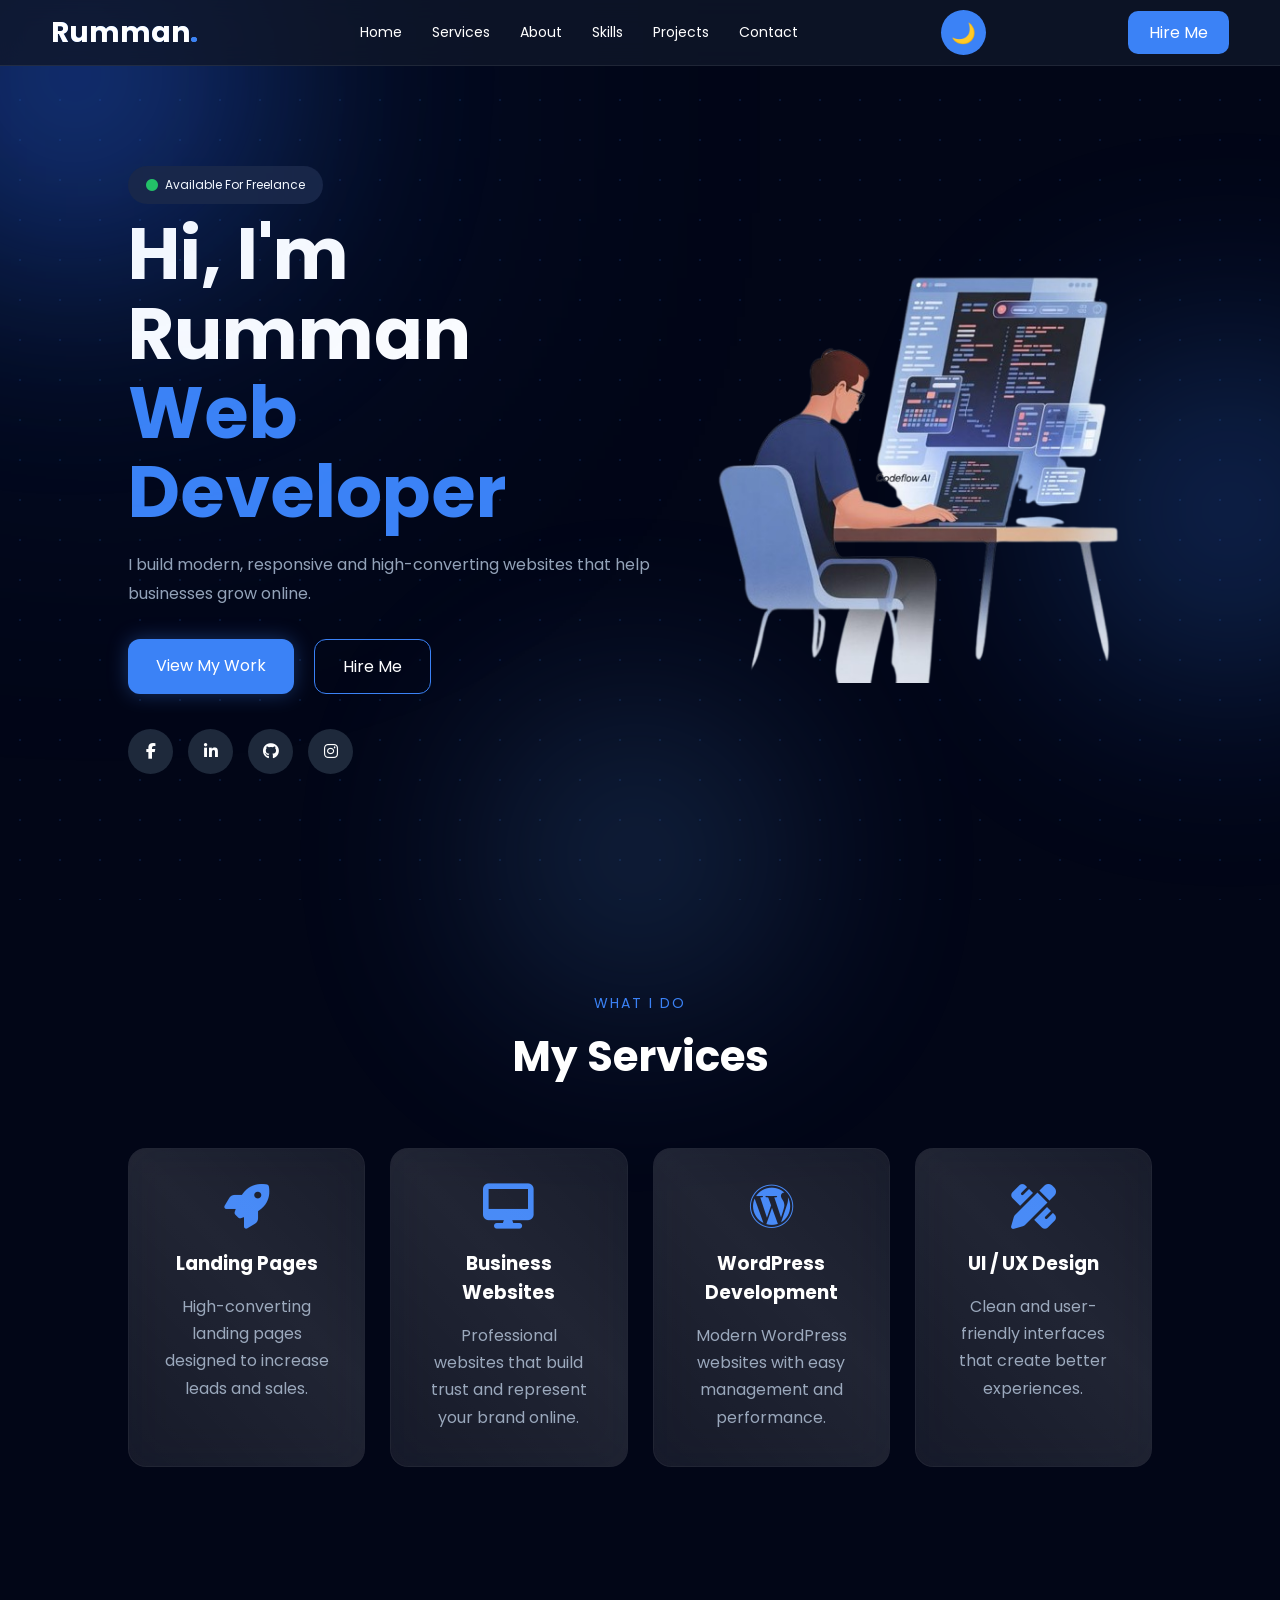
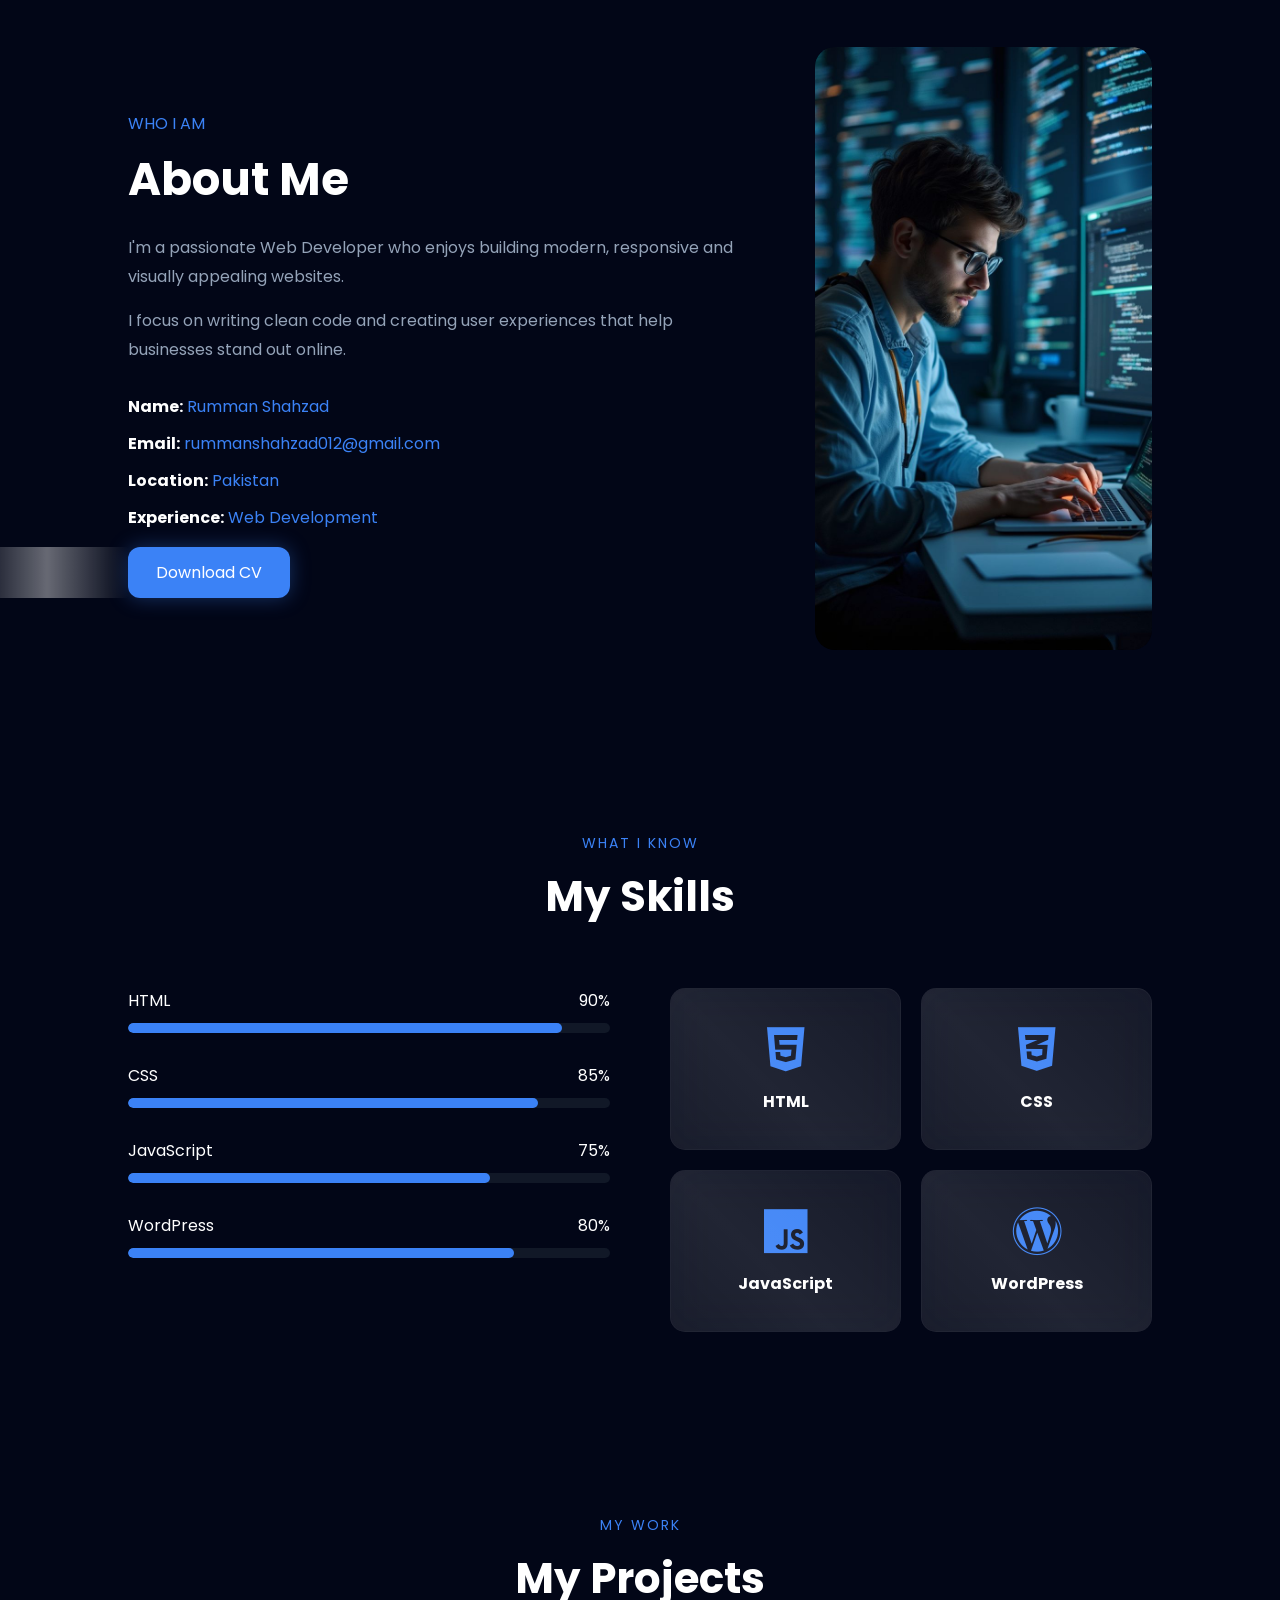
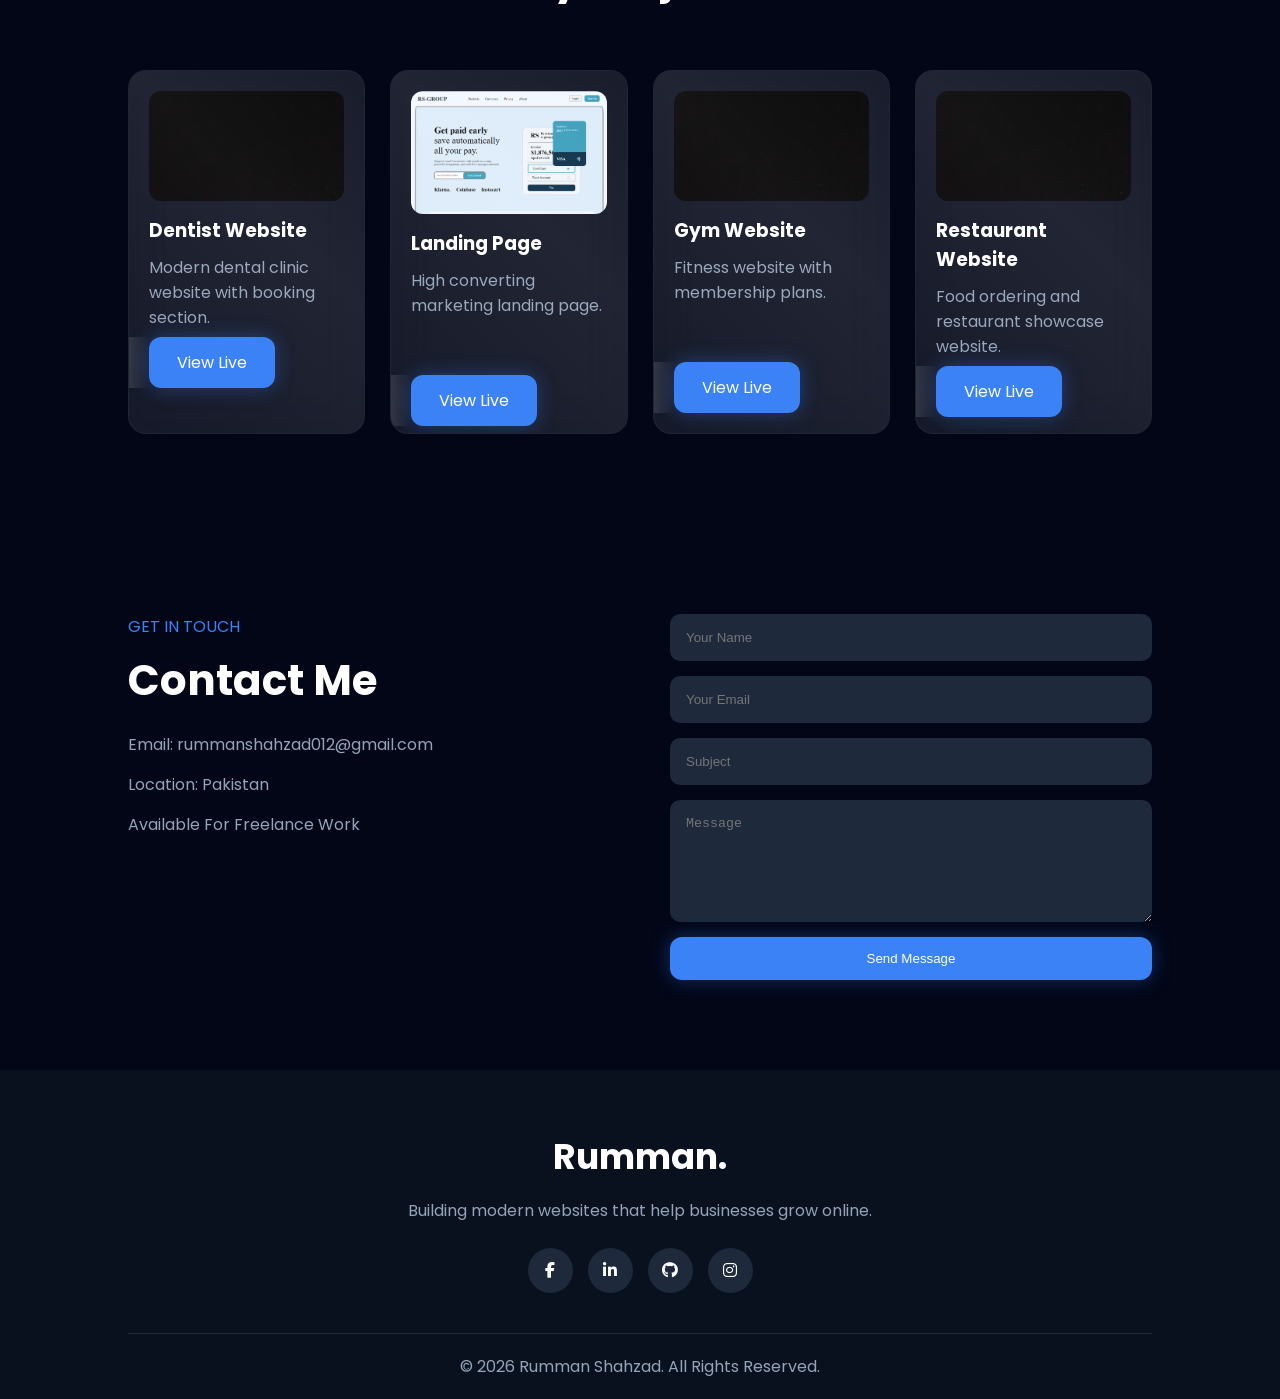
<file: index.html>
<!DOCTYPE html>
<html lang="en">

<head>
    <meta charset="UTF-8">
    <meta name="viewport" content="width=device-width, initial-scale=1.0">

    <title>Rumman Shahzad | Web Developer</title>

    <!-- Google Font -->
    <link href="https://fonts.googleapis.com/css2?family=Poppins:wght@300;400;500;600;700;800&display=swap"
        rel="stylesheet">

    <!-- Font Awesome -->
    <link rel="stylesheet" href="https://cdnjs.cloudflare.com/ajax/libs/font-awesome/6.5.1/css/all.min.css">

    <link rel="stylesheet" href="style.css">

    <link rel="apple-touch-icon" sizes="180x180" href="apple-touch-icon.png">
    <link rel="icon" type="image/png" sizes="32x32" href="favicon-32x32.png">
    <link rel="icon" type="image/png" sizes="16x16" href="favicon-16x16.png">
    <link rel="manifest" href="site.webmanifest">
</head>

<body>


    <!-- =========================
        NAVBAR
========================= -->

    <header class="header">

        <a href="#" class="logo">
            Rumman<span>.</span>
        </a>

        <nav class="navbar">

            <a href="#home">Home</a>
            <a href="#services">Services</a>
            <a href="#about">About</a>
            <a href="#skills">Skills</a>
            <a href="#projects">Projects</a>
            <a href="#contact">Contact</a>

        </nav>
        <button id="theme-toggle">🌙</button>

        <a href="https://wa.me/923110476828" class="hire-btn">
            Hire Me
        </a>

    </header>

    <!-- =========================
        HERO SECTION
========================= -->

    <section id="home" class="hero">

        <div class="hero-content">

            <div class="availability">
                <i class="fa-solid fa-circle"></i>
                Available For Freelance
            </div>

            <h1>
                Hi, I'm Rumman <br>
                <span>Web Developer</span>
            </h1> 

            <p>
                I build modern, responsive and
                high-converting websites that help
                businesses grow online.
            </p>

            <div class="hero-buttons">

                <a href="#projects" class="btn-primary">
                    View My Work
                </a>

                <a href="https://wa.me/923110476828" class="btn-secondary">
                    Hire Me
                </a>

            </div>

            <div class="social-icons">

                <a href="#">
                    <i class="fab fa-facebook-f"></i>
                </a>

                <a href="https://www.linkedin.com/in/rumman-shahzad-846935404/?skipRedirect=true">
                    <i class="fab fa-linkedin-in"></i>
                </a>

                <a href="https://github.com/rumman-web-dev">
                    <i class="fab fa-github"></i>
                </a>

                <a href="#">
                    <i class="fab fa-instagram"></i>
                </a>

            </div>

        </div>

        <div class="hero-image">
            <div class="blur-circle blur-1"></div>
            <div class="blur-circle blur-2"></div>
            <div class="blur-circle blur-3"></div>

            <img src="hero.png" alt="Developer">

        </div>

    </section>

    <!-- =========================
        SERVICES
========================= -->

    <section id="services" class="services">

        <div class="section-title">

            <span>WHAT I DO</span>

            <h2>My Services</h2>

        </div>

        <div class="services-container">

            <div class="service-card">

                <i class="fa-solid fa-rocket"></i>

                <h3>Landing Pages</h3>

                <p>
                    High-converting landing pages
                    designed to increase leads and sales.
                </p>

            </div>

            <div class="service-card">

                <i class="fa-solid fa-desktop"></i>

                <h3>Business Websites</h3>

                <p>
                    Professional websites that build trust
                    and represent your brand online.
                </p>

            </div>

            <div class="service-card">

                <i class="fa-brands fa-wordpress"></i>

                <h3>WordPress Development</h3>

                <p>
                    Modern WordPress websites with
                    easy management and performance.
                </p>

            </div>

            <div class="service-card">

                <i class="fa-solid fa-pen-ruler"></i>

                <h3>UI / UX Design</h3>

                <p>
                    Clean and user-friendly interfaces
                    that create better experiences.
                </p>

            </div>

        </div>

    </section>

    <!-- =========================
        ABOUT
========================= -->

    <section id="about" class="about">

        <div class="about-content">

            <span>WHO I AM</span>

            <h2>About Me</h2>

            <p>
                I'm a passionate Web Developer who
                enjoys building modern, responsive and
                visually appealing websites.
            </p>

            <p>
                I focus on writing clean code and
                creating user experiences that help
                businesses stand out online.
            </p>

            <div class="about-info">

                <div>
                    <strong>Name:</strong>
                    <span>Rumman Shahzad</span>
                </div>

                <div>
                    <strong>Email:</strong>
                    <span>rummanshahzad012@gmail.com</span>
                </div>

                <div>
                    <strong>Location:</strong>
                    <span>Pakistan</span>
                </div>

                <div>
                    <strong>Experience:</strong>
                    <span>Web Development</span>
                </div>

            </div>

            <a href="cv.pdf" class="btn-primary" download>
                Download CV
            </a>

        </div>

        <div class="about-image">

            <img src="about.png" alt="About">

        </div>

    </section>

    <!-- =========================
        SKILLS
========================= -->

    <section id="skills" class="skills">

        <div class="section-title">

            <span>WHAT I KNOW</span>

            <h2>My Skills</h2>

        </div>

        <div class="skills-container">

            <div class="skills-left">

                <div class="skill">

                    <div class="skill-info">
                        <span>HTML</span>
                        <span>90%</span>
                    </div>

                    <div class="bar">
                        <div class="html"></div>
                    </div>

                </div>

                <div class="skill">

                    <div class="skill-info">
                        <span>CSS</span>
                        <span>85%</span>
                    </div>

                    <div class="bar">
                        <div class="css"></div>
                    </div>

                </div>

                <div class="skill">

                    <div class="skill-info">
                        <span>JavaScript</span>
                        <span>75%</span>
                    </div>

                    <div class="bar">
                        <div class="js"></div>
                    </div>

                </div>

                <div class="skill">

                    <div class="skill-info">
                        <span>WordPress</span>
                        <span>80%</span>
                    </div>

                    <div class="bar">
                        <div class="wordpress"></div>
                    </div>

                </div>

            </div>

            <div class="skills-right">

                <div class="tech-card">
                    <i class="fa-brands fa-html5"></i>
                    <h4>HTML</h4>
                </div>

                <div class="tech-card">
                    <i class="fa-brands fa-css3-alt"></i>
                    <h4>CSS</h4>
                </div>

                <div class="tech-card">
                    <i class="fa-brands fa-js"></i>
                    <h4>JavaScript</h4>
                </div>

                <div class="tech-card">
                    <i class="fa-brands fa-wordpress"></i>
                    <h4>WordPress</h4>
                </div>

            </div>

        </div>

    </section>

    <!-- =========================
        PROJECTS
========================= -->

    <section id="projects" class="projects">

        <div class="section-title">
            <span>MY WORK</span>
            <h2>My Projects</h2>
        </div>

        <div class="projects-container">

            <div class="project-card">
                <img src="dentist.jpg" alt="">
                <h3>Dentist Website</h3>
                <p>Modern dental clinic website with booking section.</p>
                <a href="#" class="btn-primary">View Live</a><br>
            </div>

            <div class="project-card">
                <img src="landing.jpg" alt="">
                <h3>Landing Page</h3>
                <p>High converting marketing landing page.</p><br><br>
                <a href="landing-page.html" class="btn-primary">View Live</a><br>
            </div>

            <div class="project-card">
                <img src="gym.jpg" alt="">
                <h3>Gym Website</h3>
                <p>Fitness website with membership plans.</p><br><br>
                <a href="#" class="btn-primary">View Live</a><br>
            </div>

            <div class="project-card">
                <img src="restaurant.jpg" alt="">
                <h3>Restaurant Website</h3>
                <p>Food ordering and restaurant showcase website.</p>
                <a href="#" class="btn-primary">View Live</a><br>
            </div>

        </div>

    </section>

    <!-- =========================
        CONTACT
========================= -->

    <section id="contact" class="contact">

        <div class="contact-left">

            <span>GET IN TOUCH</span>
            <h2>Contact Me</h2>

            <p>Email: rummanshahzad012@gmail.com</p>
            <p>Location: Pakistan</p>
            <p>Available For Freelance Work</p>

        </div>

        <form class="contact-form">

            <input type="text" placeholder="Your Name">

            <input type="email" placeholder="Your Email">

            <input type="text" placeholder="Subject">

            <textarea rows="6" placeholder="Message"></textarea>

            <button type="submit" class="btn-primary">
                Send Message
            </button>

        </form>

    </section>

    <!-- =========================
        FOOTER
========================= -->

    <footer class="footer">

        <div class="footer-content">

            <h2>Rumman.</h2>

            <p>
                Building modern websites that help
                businesses grow online.
            </p>

            <div class="footer-icons">

                <a href="#"><i class="fab fa-facebook-f"></i></a>
                <a href="https://www.linkedin.com/in/rumman-shahzad-846935404/?skipRedirect=true"><i class="fab fa-linkedin-in"></i></a>
                <a href="https://github.com/rumman-web-dev"><i class="fab fa-github"></i></a>
                <a href="#"><i class="fab fa-instagram"></i></a>

            </div>

        </div>

        <div class="copyright">

            © 2026 Rumman Shahzad. All Rights Reserved.

        </div>

    </footer>

    <script src="script.js"></script>

    <script>

const observer = new IntersectionObserver(entries=>{
    entries.forEach(entry=>{
        if(entry.isIntersecting){
            entry.target.classList.add("show");
        }
    });
});

document.querySelectorAll("section").forEach(sec=>{
    sec.classList.add("hidden");
    observer.observe(sec);
});

</script>





<script>

const btn = document.getElementById("theme-toggle");

btn.onclick = function(){

    document.body.classList.toggle("light-mode");

    if(document.body.classList.contains("light-mode")){
        btn.innerHTML = "☀️";
    }else{
        btn.innerHTML = "🌙";
    }

}

</script>

</script>

</body>

</html>
</file>
<file: style.css>
/* =========================
   GLOBAL
========================= */

*{
    margin:0;
    padding:0;
    box-sizing:border-box;
    scroll-behavior:smooth;
}

:root{
    --bg:#0f172a;
    --card:#1e293b;
    --primary:#3b82f6;
    --text:#f8fafc;
    --muted:#94a3b8;
    --border:#334155;
}

body{
    background:var(--bg);
    color:var(--text);
    font-family:'Poppins',sans-serif;
}

section{
    padding:90px 10%;
}

img{
    max-width:100%;
    display:block;
}

a{
    text-decoration:none;
}

.section-title{
    text-align:center;
    margin-bottom:60px;
}

.section-title span{
    color:var(--primary);
    font-size:14px;
    letter-spacing:2px;
}

.section-title h2{
    margin-top:10px;
    font-size:42px;
}

/* =========================
   NAVBAR
========================= */

.header{
    position:fixed;
    top:0;
    left:0;
    width:100%;
    padding:10px 4%;
    display:flex;
    justify-content:space-between;
    align-items:center;
    backdrop-filter:blur(12px);
    background:rgba(15,23,42,.8);
    z-index:1000;
    border-bottom:1px solid rgba(255,255,255,.08);
}

.logo{
    color:white;
    font-size:28px;
    font-weight:700;
    margin-right: 20px;
}

.logo span{
    color:var(--primary);
}

.navbar{
    display:flex;
    gap:30px;
    font-size: 14px;
}

.navbar a{
    color:white;
    transition:.5s;
}

.navbar a:hover{
    color:var(--primary);
}

.hire-btn{
    background:var(--primary);
    color:white;
    padding:9px 21px;
    border-radius:10px;
    transition:.3s;
}

.hire-btn:hover{
    transform:translateY(-3px);
}

/* =========================
   HERO
========================= */

.hero{
    min-height:100vh;
    display:flex;
    align-items:center;
    justify-content:space-between;
    /* gap:80px; */
}

.availability{
    display:inline-flex;
    gap:7px;
    align-items:center;
    padding:10px 18px;
    border-radius:30px;
    background:#16213e;
    margin-bottom: 10px;
    margin-top: 40px;
    font-size: 12px;
}

.availability i{
    color:#22c55e;
}

.hero-content h1{
    font-size:72px;
    line-height:1.1;
    margin-bottom:20px;
}

.hero-content h1 span{
    color:var(--primary);
}

.hero-content p{
    color:var(--muted);
    max-width:600px;
    line-height:1.8;
    margin-bottom:30px;
}

.hero-buttons{
    display:flex;
    gap:20px;
    margin-bottom:35px;
}

.btn-primary{
    background:var(--primary);
    color:white;
    padding:14px 28px;
    border-radius:12px;
    transition:.3s;
}

.btn-secondary{
    border:1px solid var(--primary);
    color:white;
    padding:14px 28px;
    border-radius:12px;
    transition:.3s;
}

.btn-primary:hover,
.btn-secondary:hover{
    transform:translateY(-4px);
}

.social-icons{
    display:flex;
    gap:15px;
}

.social-icons a{
    width:45px;
    height:45px;
    background:var(--card);
    display:flex;
    justify-content:center;
    align-items:center;
    border-radius:50%;
    color:white;
    transition:.3s;
}

.social-icons a:hover{
    background:var(--primary);
}

.hero-image img{
    width:500px;
}

/* =========================
   SERVICES
========================= */

.services-container{
    display:grid;
    grid-template-columns:repeat(4,1fr);
    gap:25px;
}

.service-card{
    background:var(--card);
    border:1px solid var(--border);
    padding:35px;
    text-align:center;
    border-radius:18px;
    transition:.3s;
}

.service-card:hover{
    transform:translateY(-8px);
}

.service-card i{
    font-size:45px;
    color:var(--primary);
    margin-bottom:20px;
}

.service-card h3{
    margin-bottom:15px;
}

.service-card p{
    color:var(--muted);
    line-height:1.7;
}

/* =========================
   ABOUT
========================= */

.about{
    display:flex;
    align-items:center;
    gap:70px;
}

.about-content span{
    color:var(--primary);
}

.about-content h2{
    font-size:45px;
    margin:10px 0 20px;
}

.about-content p{
    color:var(--muted);
    line-height:1.8;
    margin-bottom:15px;
}

.about-info{
    margin:30px 0;
}

.about-info div{
    margin-bottom:12px;
}

.about-image img{
    width:450px;
    border-radius:20px;
}

/* =========================
   SKILLS
========================= */

.skills-container{
    display:grid;
    grid-template-columns:1fr 1fr;
    gap:60px;
}

.skill{
    margin-bottom:30px;
}

.skill-info{
    display:flex;
    justify-content:space-between;
    margin-bottom:10px;
}

.bar{
    width:100%;
    height:10px;
    background:#111827;
    border-radius:30px;
}

.bar div{
    height:100%;
    background:var(--primary);
    border-radius:30px;
}

.html{
    width:90%;
}

.css{
    width:85%;
}

.js{
    width:75%;
}

.wordpress{
    width:80%;
}

.skills-right{
    display:grid;
    grid-template-columns:repeat(2,1fr);
    gap:20px;
}

.tech-card{
    background:var(--card);
    border:1px solid var(--border);
    padding:35px;
    text-align:center;
    border-radius:15px;
}

.tech-card i{
    font-size:50px;
    color:var(--primary);
    margin-bottom:15px;
}

/* =========================
   RESPONSIVE
========================= */

@media(max-width:991px){

    .hero,
    .about{
        flex-direction:column;
    }

    .services-container{
        grid-template-columns:1fr 1fr;
    }

    .skills-container{
        grid-template-columns:1fr;
    }

    .hero-content h1{
        font-size:50px;
    }

}

@media(max-width:768px){

    .navbar{
        display:none;
    }

    .services-container{
        grid-template-columns:1fr;
    }

    .hero-content h1{
        font-size:42px;
    }

}


/* =========================
   PROJECTS
========================= */

.projects-container{
    display:grid;
    grid-template-columns:repeat(4,1fr);
    gap:25px;
}

.project-card{
    background:var(--card);
    border:1px solid var(--border);
    padding:20px;
    border-radius:18px;
    transition:.4s;
}

.project-card:hover{
    transform:translateY(-10px);
}

.project-card img{
    width:100%;
    border-radius:12px;
    margin-bottom:15px;
}

.project-card h3{
    margin-bottom:10px;
}

.project-card p{
    color:var(--muted);
    margin-bottom:20px;
}

/* =========================
   CONTACT
========================= */

.contact{
    display:grid;
    grid-template-columns:1fr 1fr;
    gap:60px;
}

.contact-left span{
    color:var(--primary);
}

.contact-left h2{
    font-size:42px;
    margin:10px 0 20px;
}

.contact-left p{
    margin-bottom:15px;
    color:var(--muted);
}

.contact-form{
    display:flex;
    flex-direction:column;
    gap:15px;
}

.contact-form input,
.contact-form textarea{
    padding:16px;
    border:none;
    outline:none;
    background:var(--card);
    color:white;
    border-radius:10px;
}

.contact-form button{
    border:none;
    cursor:pointer;
}

/* =========================
   FOOTER
========================= */

.footer{
    background:#09111f;
    padding:60px 10% 20px;
}

.footer-content{
    text-align:center;
}

.footer-content h2{
    font-size:35px;
    margin-bottom:15px;
}

.footer-content p{
    color:var(--muted);
    max-width:500px;
    margin:auto;
}

.footer-icons{
    display:flex;
    justify-content:center;
    gap:15px;
    margin-top:25px;
}

.footer-icons a{
    width:45px;
    height:45px;
    background:var(--card);
    display:flex;
    justify-content:center;
    align-items:center;
    border-radius:50%;
    color:white;
    transition:.3s;
}

.footer-icons a:hover{
    background:var(--primary);
}

.copyright{
    text-align:center;
    margin-top:40px;
    border-top:1px solid #1e293b;
    padding-top:20px;
    color:var(--muted);
}

/* =========================
   GLOW EFFECT
========================= */

.btn-primary{
    box-shadow:0 0 20px rgba(59,130,246,.35);
}

.service-card:hover,
.project-card:hover,
.tech-card:hover{
    box-shadow:0 0 25px rgba(59,130,246,.25);
}

/* =========================
   MOBILE
========================= */

@media(max-width:991px){

    .projects-container{
        grid-template-columns:1fr 1fr;
    }

    .contact{
        grid-template-columns:1fr;
    }

}

@media(max-width:768px){

    .projects-container{
        grid-template-columns:1fr;
    }

}



.blur-circle{
    position:fixed;
    border-radius:50%;
    filter:blur(120px);
    z-index:-1;
}

.blur-1{
    width:350px;
    height:350px;
    background:#2563eb;
    top:-100px;
    left:-100px;
    opacity:0.5;
}

.blur-2{
    width:300px;
    height:300px;
    background:#3b82f6;
    top:40%;
    right:-100px;
    opacity:0.35;
}

.blur-3{
    width:250px;
    height:250px;
    background:#60a5fa;
    bottom:-80px;
    left:40%;
    opacity:0.3;
}



.blur-circle{
    position:fixed;
    border-radius:50%;
    filter:blur(120px);
    z-index:-1;
    animation:float 10s ease-in-out infinite;
}

@keyframes float{

    0%{
        transform:translateY(0px);
    }

    50%{
        transform:translateY(-40px);
    }

    100%{
        transform:translateY(0px);
    }

}

body{
    background:
    radial-gradient(circle at top left,#1e40af22,transparent 30%),
    radial-gradient(circle at bottom right,#2563eb22,transparent 30%),
    #0f172a;

    color:white;
    overflow-x:hidden;
}



.hero-image img{
    width:500px;
    animation:floatImage 4s ease-in-out infinite;
}

@keyframes floatImage{
    0%{
        transform:translateY(0);
    }
    50%{
        transform:translateY(-20px);
    }
    100%{
        transform:translateY(0);
    }
}




.logo{
    background:linear-gradient(
        90deg,
        #3b82f6,
        #60a5fa,
        #2563eb
    );
    background-size:200%;
    -webkit-background-clip:text;
    color:transparent;
    animation:gradientMove 4s linear infinite;
}

@keyframes gradientMove{
    0%{
        background-position:0%;
    }
    100%{
        background-position:200%;
    }
}

.service-card,
.project-card,
.tech-card{
    transition:.4s;
}

.service-card:hover,
.project-card:hover,
.tech-card:hover{
    transform:
    perspective(1000px)
    rotateX(8deg)
    rotateY(8deg)
    translateY(-10px);
}


.btn-primary{
    animation:pulseGlow 2s infinite;
}

@keyframes pulseGlow{
    0%{
        box-shadow:0 0 10px #3b82f6;
    }

    50%{
        box-shadow:
        0 0 30px #3b82f6,
        0 0 60px #3b82f6;
    }

    100%{
        box-shadow:0 0 10px #3b82f6;
    }
}






















/* =========================
PREMIUM PORTFOLIO EFFECTS
========================= */

/* Animated Background Grid */

body{
background:#020617;
overflow-x:hidden;
}

body::before{
content:'';
position:fixed;
inset:0;
background:
radial-gradient(circle,#3b82f622 1px,transparent 1px);
background-size:40px 40px;
animation:moveBg 20s linear infinite;
z-index:-2;
}

@keyframes moveBg{
from{
transform:translateY(0);
}
to{
transform:translateY(-200px);
}
}

/* Hero Glow */

.hero{
min-height:100vh;
display:flex;
align-items:center;
justify-content:space-between;
position:relative;
}

.hero::before{
content:'';
position:absolute;
width:500px;
height:500px;
background:#3b82f6;
filter:blur(200px);
opacity:.15;
top:-150px;
left:-150px;
}

/* Floating Hero Image */

.hero-image img{
width:500px;
animation:floatImage 4s ease-in-out infinite;
}

@keyframes floatImage{
0%{
transform:translateY(0);
}
50%{
transform:translateY(-25px);
}
100%{
transform:translateY(0);
}
}

/* Animated Logo */

.logo{
background:linear-gradient(
90deg,
#3b82f6,
#60a5fa,
#2563eb
);
background-size:200%;
-webkit-background-clip:text;
color:transparent;
animation:gradientMove 4s linear infinite;
}

@keyframes gradientMove{
0%{
background-position:0%;
}
100%{
background-position:200%;
}
}

/* Glassmorphism Cards */

.service-card,
.project-card,
.tech-card{
background:rgba(255,255,255,.05);
backdrop-filter:blur(20px);
border:1px solid rgba(255,255,255,.08);
overflow:hidden;
position:relative;
transition:.5s;
}

.service-card::before,
.project-card::before,
.tech-card::before{
content:'';
position:absolute;
top:-100%;
left:-100%;
width:200%;
height:200%;
background:
linear-gradient(
45deg,
transparent,
rgba(255,255,255,.08),
transparent
);
transition:.8s;
}

.service-card:hover::before,
.project-card:hover::before,
.tech-card:hover::before{
top:100%;
left:100%;
}

.service-card:hover,
.project-card:hover,
.tech-card:hover{
transform:
perspective(1000px)
rotateX(8deg)
rotateY(8deg)
translateY(-10px);

```
box-shadow:
0 0 30px rgba(59,130,246,.25);
```

}

/* Project Image Zoom */

.project-card{
overflow:hidden;
}

.project-card img{
transition:.6s;
}

.project-card:hover img{
transform:scale(1.15);
}

/* Premium Buttons */

.btn-primary{
position:relative;
overflow:hidden;
animation:pulseGlow 2s infinite;
}

.btn-primary::before{
content:'';
position:absolute;
top:0;
left:-100%;
width:100%;
height:100%;
background:
linear-gradient(
90deg,
transparent,
rgba(255,255,255,.4),
transparent
);
transition:.7s;
}

.btn-primary:hover::before{
left:100%;
}

@keyframes pulseGlow{
0%{
box-shadow:0 0 10px #3b82f6;
}

```
50%{
    box-shadow:
    0 0 30px #3b82f6,
    0 0 60px #3b82f6;
}

100%{
    box-shadow:0 0 10px #3b82f6;
}
```

}

/* Social Icons */

.social-icons a,
.footer-icons a{
transition:.4s;
}

.social-icons a:hover,
.footer-icons a:hover{
transform:translateY(-6px) scale(1.1);
box-shadow:0 0 20px #3b82f6;
}

/* Skill Bars */

.bar{
overflow:hidden;
}

.bar div{
animation:loadSkill 2s ease forwards;
}

@keyframes loadSkill{
from{
width:0;
}
}

/* Navbar Hover */

.navbar a{
position:relative;
}

.navbar a::after{
content:'';
position:absolute;
width:0;
height:2px;
left:0;
bottom:-5px;
background:#3b82f6;
transition:.4s;
}

.navbar a:hover::after{
width:100%;
}

/* Section Reveal */

.hidden{
opacity:0;
transform:translateY(60px);
}

.show{
opacity:1;
transform:translateY(0);
transition:1s;
}

/* Animated Blur Circles */

.blur-circle{
position:fixed;
border-radius:50%;
filter:blur(120px);
z-index:-1;
animation:float 10s ease-in-out infinite;
}

@keyframes float{
0%{
transform:translateY(0px);
}

```
50%{
    transform:translateY(-40px);
}

100%{
    transform:translateY(0px);
}
```

}



/* light effect theme change */
#theme-toggle{
    width:45px;
    height:45px;
    border:none;
    border-radius:50%;
    background:#3b82f6;
    color:white;
    cursor:pointer;
    font-size:20px;
}

#theme-toggle:hover{
    transform:rotate(180deg);
    box-shadow:0 0 20px #3b82f6;
}


.light-mode{
    --bg:#f8fafc;
    --card:#ffffff;
    --text:#0f172a;
    --muted:#475569;
    --border:#cbd5e1;
}

.light-mode body{
    background:#f8fafc;
}

.light-mode .header{
    background:rgba(255,255,255,.8);
}

.light-mode .navbar a,
.light-mode .logo{
    color:#0f172a;
}

.light-mode .contact-form input,
.light-mode .contact-form textarea{
    color:#0f172a;
}


body.light-mode{
    background:#f8fafc !important;
    color:#0f172a !important;
}

body.light-mode .header{
    background:white !important;
}

body.light-mode .service-card,
body.light-mode .project-card,
body.light-mode .tech-card,
body.light-mode .contact-form input,
body.light-mode .contact-form textarea{
    background:#ffffff !important;
    color:#0f172a !important;
    border:1px solid #ddd;
}

body.light-mode .navbar a,
body.light-mode .logo,
body.light-mode h1,
body.light-mode h2,
body.light-mode h3{
    color:#0f172a !important;
}






.logo{
    color:white;
}

.navbar a{
    color:white;
}

.social-icons a{
    color:white;
}

.footer-icons a{
    color:white;
}



/* LIGHT MODE FIXES */

body.light-mode{
    background:#f8fafc !important;
    color:#0f172a !important;
}

body.light-mode .header{
    background:rgba(255,255,255,.95) !important;
}

body.light-mode .navbar a,
body.light-mode .hero-content p,
body.light-mode .about-content p,
body.light-mode .contact-left p,
body.light-mode .project-card p,
body.light-mode .service-card p,
body.light-mode .footer-content p,
body.light-mode .copyright{
    color:#475569 !important;
}

body.light-mode h1,
body.light-mode h2,
body.light-mode h3,
body.light-mode h4,
body.light-mode .logo{
    color:#0f172a !important;
}

body.light-mode .service-card,
body.light-mode .project-card,
body.light-mode .tech-card,
body.light-mode .contact-form input,
body.light-mode .contact-form textarea{
    background:white !important;
    color:#0f172a !important;
    border:1px solid #dbeafe !important;
}

body.light-mode .social-icons a,
body.light-mode .footer-icons a{
    background:#e2e8f0 !important;
    color:#0f172a !important;
}

body.light-mode .availability{
    background:#e2e8f0 !important;
    color:#0f172a !important;
}

body.light-mode .footer{
    background:#e2e8f0 !important;
}

body.light-mode .btn-secondary{
    color: black;
}
</file>
